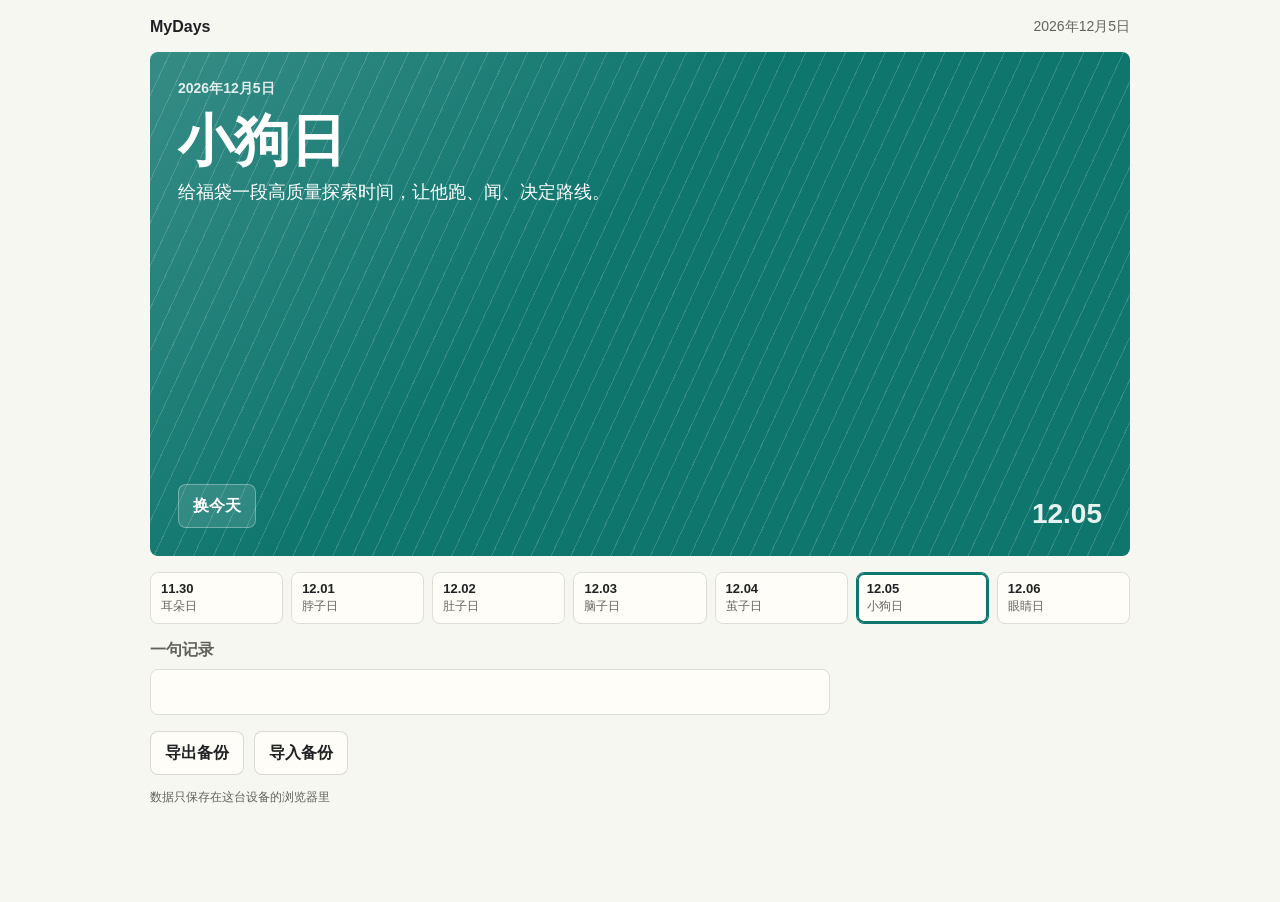
<file: index.html>
<!doctype html>
<html lang="zh-CN">
  <head>
    <meta charset="utf-8" />
    <meta name="viewport" content="width=device-width, initial-scale=1" />
    <title>MyDays</title>
    <link rel="stylesheet" href="styles.css" />
    <link rel="manifest" href="manifest.webmanifest" />
    <link rel="icon" href="assets/icon.svg" type="image/svg+xml" />
  </head>
  <body>
    <div id="app"></div>
    <script type="module" src="src/app.js"></script>
    <script>
      navigator.serviceWorker?.register("sw.js");
    </script>
  </body>
</html>
</file>
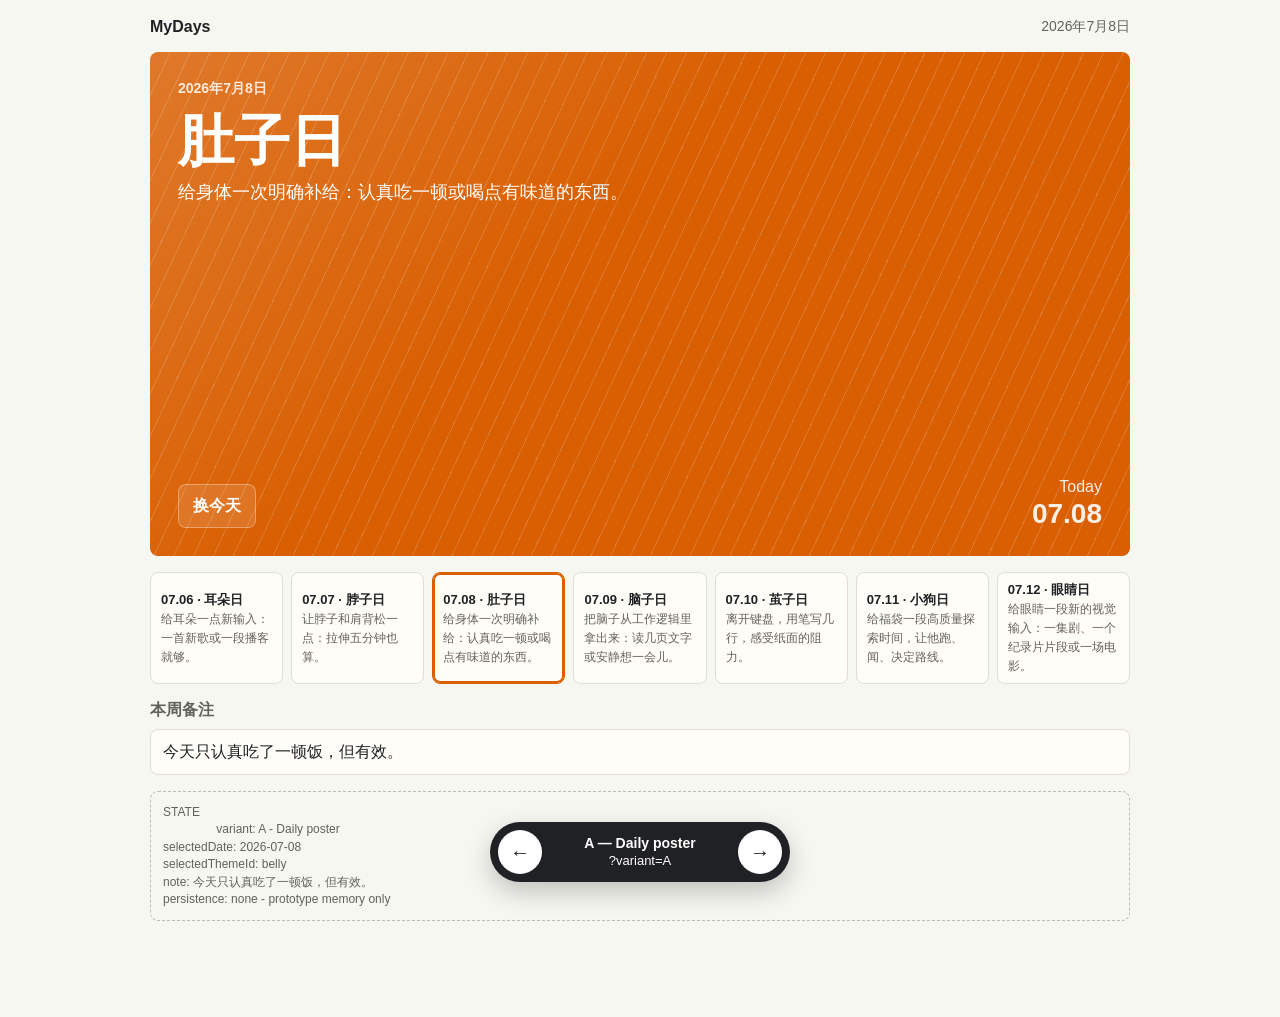
<file: prototype/index.html>
<!doctype html>
<html lang="zh-CN">
  <head>
    <meta charset="utf-8" />
    <meta name="viewport" content="width=device-width, initial-scale=1" />
    <title>MyDays Prototype</title>
    <style>
      /*
        PROTOTYPE - throwaway UI sketch.
        Question: three radically different MyDays first-screen directions,
        switchable via ?variant= on this prototype route.
      */
      :root {
        --shell-bg: #f7f7f2;
        --ink: #202124;
        --muted: #62625d;
        --line: #deded6;
        --ear: #1d5fd1;
        --neck: #15803d;
        --belly: #d95f02;
        --brain: #4f46e5;
        --callus: #3f3f46;
        --dog: #0f766e;
        --eye: #be185d;
        --today: var(--belly);
        --font: "Avenir Next", "PingFang SC", "Microsoft YaHei", sans-serif;
      }

      * {
        box-sizing: border-box;
      }

      body {
        margin: 0;
        background: var(--shell-bg);
        color: var(--ink);
        font-family: var(--font);
      }

      button,
      input {
        font: inherit;
      }

      button {
        cursor: pointer;
      }

      .app {
        min-height: 100vh;
        padding: 18px 16px 96px;
      }

      .topbar {
        display: flex;
        justify-content: space-between;
        align-items: center;
        max-width: 980px;
        margin: 0 auto 16px;
        color: var(--muted);
      }

      .brand {
        color: var(--ink);
        font-weight: 800;
        letter-spacing: 0;
      }

      .date {
        font-size: 14px;
      }

      .btn {
        border: 1px solid rgba(32, 33, 36, 0.16);
        border-radius: 8px;
        background: #fffdf7;
        color: var(--ink);
        min-height: 44px;
        padding: 0 14px;
        font-weight: 700;
      }

      .btn-dark {
        border-color: rgba(255, 255, 255, 0.32);
        background: rgba(255, 255, 255, 0.12);
        color: #fff;
      }

      .week {
        display: grid;
        gap: 8px;
      }

      .chip {
        border: 1px solid var(--line);
        border-radius: 8px;
        background: #fffdf7;
        color: var(--ink);
        min-height: 48px;
        padding: 8px 10px;
        text-align: left;
      }

      .chip strong {
        display: block;
        font-size: 13px;
      }

      .chip span {
        color: var(--muted);
        font-size: 12px;
      }

      .chip.active {
        border-color: var(--today);
        box-shadow: inset 0 0 0 2px var(--today);
      }

      .note {
        display: grid;
        gap: 8px;
      }

      .note label {
        color: var(--muted);
        font-weight: 700;
      }

      .note input {
        border: 1px solid var(--line);
        border-radius: 8px;
        background: #fffdf7;
        min-height: 46px;
        padding: 0 12px;
        color: var(--ink);
      }

      .state-panel {
        border: 1px dashed rgba(32, 33, 36, 0.28);
        border-radius: 8px;
        padding: 12px;
        color: var(--muted);
        font-size: 12px;
        line-height: 1.45;
        white-space: pre-wrap;
      }

      .variant {
        max-width: 980px;
        margin: 0 auto;
      }

      /* Variant A: poster-like daily surface. */
      .variant-a {
        display: grid;
        gap: 16px;
      }

      .a-today {
        min-height: 56vh;
        border-radius: 8px;
        background:
          linear-gradient(135deg, rgba(255, 255, 255, 0.16), rgba(255, 255, 255, 0) 42%),
          repeating-linear-gradient(
            115deg,
            rgba(255, 255, 255, 0.16) 0,
            rgba(255, 255, 255, 0.16) 1px,
            transparent 1px,
            transparent 18px
          ),
          var(--today);
        color: #fff;
        padding: 28px;
        display: grid;
        align-content: space-between;
        position: relative;
        overflow: hidden;
      }

      .a-today > * {
        position: relative;
        z-index: 1;
      }

      .a-kicker {
        font-size: 14px;
        opacity: 0.86;
        font-weight: 700;
      }

      .a-title {
        margin: 16px 0 12px;
        font-size: 56px;
        line-height: 0.95;
        letter-spacing: 0;
      }

      .a-copy {
        margin: 0;
        max-width: 560px;
        font-size: 18px;
        line-height: 1.5;
      }

      .a-bottom {
        display: flex;
        justify-content: space-between;
        gap: 12px;
        align-items: end;
      }

      .a-date-mark {
        display: grid;
        gap: 4px;
        justify-items: end;
        opacity: 0.9;
      }

      .a-date-mark strong {
        font-size: 28px;
        line-height: 1;
      }

      .a-week {
        grid-template-columns: repeat(7, minmax(92px, 1fr));
        overflow-x: auto;
      }

      .a-note {
        max-width: 680px;
      }

      /* Variant B: operational compact surface. */
      .variant-b {
        display: grid;
        grid-template-columns: 170px 1fr;
        gap: 14px;
      }

      .b-rail {
        border-right: 1px solid var(--line);
        padding-right: 12px;
        display: grid;
        gap: 8px;
        align-content: start;
      }

      .b-main {
        display: grid;
        gap: 14px;
      }

      .b-today {
        border-left: 8px solid var(--today);
        background: #fffdf7;
        border-radius: 8px;
        padding: 24px;
      }

      .b-title {
        margin: 0;
        font-size: 44px;
        line-height: 1;
      }

      .b-copy {
        margin: 14px 0 20px;
        max-width: 640px;
        color: var(--muted);
        font-size: 17px;
        line-height: 1.55;
      }

      .b-grid {
        display: grid;
        grid-template-columns: 1fr 1fr;
        gap: 14px;
      }

      .b-panel {
        background: #fffdf7;
        border: 1px solid var(--line);
        border-radius: 8px;
        padding: 16px;
      }

      /* Variant C: timeline-first week rhythm. */
      .variant-c {
        display: grid;
        gap: 18px;
      }

      .c-hero {
        display: grid;
        grid-template-columns: minmax(0, 1fr) 220px;
        gap: 16px;
        align-items: stretch;
      }

      .c-title-block {
        background: #fffdf7;
        border: 1px solid var(--line);
        border-radius: 8px;
        padding: 24px;
      }

      .c-title {
        margin: 0;
        color: var(--today);
        font-size: 48px;
        line-height: 1;
      }

      .c-copy {
        margin: 16px 0 0;
        color: var(--muted);
        font-size: 18px;
        line-height: 1.5;
      }

      .c-action {
        background: var(--today);
        color: #fff;
        border-radius: 8px;
        padding: 20px;
        display: grid;
        align-content: space-between;
      }

      .c-timeline {
        display: grid;
        gap: 10px;
      }

      .c-row {
        display: grid;
        grid-template-columns: 54px 10px 1fr;
        gap: 12px;
        align-items: center;
      }

      .c-dot {
        width: 10px;
        height: 10px;
        border-radius: 50%;
        background: var(--color);
      }

      .c-row-card {
        border: 1px solid var(--line);
        border-radius: 8px;
        background: #fffdf7;
        padding: 12px;
        display: flex;
        justify-content: space-between;
        gap: 16px;
      }

      .c-row.active .c-row-card {
        border-color: var(--today);
        box-shadow: inset 0 0 0 2px var(--today);
      }

      .c-lower {
        display: grid;
        grid-template-columns: minmax(0, 1fr) 280px;
        gap: 14px;
      }

      .switcher {
        position: fixed;
        left: 50%;
        bottom: 18px;
        transform: translateX(-50%);
        z-index: 20;
        background: #202124;
        color: #fff;
        border-radius: 999px;
        box-shadow: 0 10px 26px rgba(0, 0, 0, 0.22);
        padding: 8px;
        display: grid;
        grid-template-columns: 44px minmax(180px, 1fr) 44px;
        gap: 8px;
        align-items: center;
      }

      .switcher button {
        width: 44px;
        height: 44px;
        border-radius: 999px;
        border: 0;
        background: #fff;
        color: #202124;
        font-size: 20px;
        font-weight: 800;
      }

      .switcher-label {
        text-align: center;
        font-size: 13px;
        line-height: 1.25;
      }

      .switcher-label strong {
        display: block;
        font-size: 14px;
      }

      @media (max-width: 720px) {
        .app {
          padding: 14px 12px 96px;
        }

        .a-today {
          min-height: 52vh;
          padding: 22px;
        }

        .a-title,
        .b-title,
        .c-title {
          font-size: 42px;
        }

        .a-bottom,
        .b-grid,
        .c-hero,
        .c-lower,
        .variant-b {
          grid-template-columns: 1fr;
        }

        .b-rail {
          border-right: 0;
          border-bottom: 1px solid var(--line);
          padding-right: 0;
          padding-bottom: 10px;
          grid-template-columns: repeat(7, minmax(102px, 1fr));
          overflow-x: auto;
        }

        .a-week {
          grid-template-columns: repeat(7, minmax(106px, 1fr));
        }

        .switcher {
          width: calc(100% - 24px);
        }
      }
    </style>
  </head>
  <body>
    <div id="app" class="app"></div>
    <script>
      const variants = [
        ["A", "Daily poster"],
        ["B", "Compact console"],
        ["C", "Week timeline"],
      ];

      const days = [
        { dateLabel: "07.06", id: "ear", name: "耳朵日", color: "var(--ear)", reminder: "给耳朵一点新输入：一首新歌或一段播客就够。" },
        { dateLabel: "07.07", id: "neck", name: "脖子日", color: "var(--neck)", reminder: "让脖子和肩背松一点：拉伸五分钟也算。" },
        { dateLabel: "07.08", id: "belly", name: "肚子日", color: "var(--belly)", reminder: "给身体一次明确补给：认真吃一顿或喝点有味道的东西。" },
        { dateLabel: "07.09", id: "brain", name: "脑子日", color: "var(--brain)", reminder: "把脑子从工作逻辑里拿出来：读几页文字或安静想一会儿。" },
        { dateLabel: "07.10", id: "callus", name: "茧子日", color: "var(--callus)", reminder: "离开键盘，用笔写几行，感受纸面的阻力。" },
        { dateLabel: "07.11", id: "dog", name: "小狗日", color: "var(--dog)", reminder: "给福袋一段高质量探索时间，让他跑、闻、决定路线。" },
        { dateLabel: "07.12", id: "eye", name: "眼睛日", color: "var(--eye)", reminder: "给眼睛一段新的视觉输入：一集剧、一个纪录片片段或一场电影。" },
      ];

      const state = {
        selectedDate: "2026-07-08",
        displayDate: "2026年7月8日",
        selectedThemeId: "belly",
        note: "今天只认真吃了一顿饭，但有效。",
        persistence: "none - prototype memory only",
      };

      function currentVariant() {
        const param = new URLSearchParams(location.search).get("variant") || "A";
        return variants.some(([key]) => key === param) ? param : "A";
      }

      function selectedTheme() {
        return days.find((day) => day.id === state.selectedThemeId) || days[2];
      }

      function setTheme(id) {
        state.selectedThemeId = id;
        render();
      }

      function setVariant(key) {
        const url = new URL(location.href);
        url.searchParams.set("variant", key);
        history.replaceState(null, "", url);
        render();
      }

      function cycle(delta) {
        const current = currentVariant();
        const index = variants.findIndex(([key]) => key === current);
        const next = variants[(index + delta + variants.length) % variants.length][0];
        setVariant(next);
      }

      function topbar() {
        return `
          <header class="topbar">
            <div class="brand">MyDays</div>
            <div class="date">${state.displayDate}</div>
          </header>
        `;
      }

      function weekChip(day, compact = false) {
        const active = day.id === state.selectedThemeId ? " active" : "";
        return `
          <button class="chip${active}" style="--color:${day.color}" onclick="setTheme('${day.id}')">
            <strong>${compact ? day.dateLabel : `${day.dateLabel} · ${day.name}`}</strong>
            <span>${compact ? day.name : day.reminder}</span>
          </button>
        `;
      }

      function note() {
        return `
          <section class="note">
            <label for="note">本周备注</label>
            <input id="note" value="${state.note}" oninput="state.note=this.value; renderStateOnly()" />
          </section>
        `;
      }

      function statePanel(variant) {
        return `
          <section class="state-panel" id="state-panel">STATE
                variant: ${variant}
selectedDate: ${state.selectedDate}
selectedThemeId: ${state.selectedThemeId}
note: ${state.note}
persistence: ${state.persistence}</section>
        `;
      }

      function renderStateOnly() {
        const panel = document.getElementById("state-panel");
        if (panel) panel.textContent = `STATE
variant: ${currentVariant()}
selectedDate: ${state.selectedDate}
selectedThemeId: ${state.selectedThemeId}
note: ${state.note}
persistence: ${state.persistence}`;
      }

      function variantA() {
        const theme = selectedTheme();
        return `
          <main class="variant variant-a" style="--today:${theme.color}">
            <section class="a-today">
              <div>
                <div class="a-kicker">${state.displayDate}</div>
                <h1 class="a-title">${theme.name}</h1>
                <p class="a-copy">${theme.reminder}</p>
              </div>
              <div class="a-bottom">
                <button class="btn btn-dark" onclick="cycle(1)">换今天</button>
                <div class="a-date-mark">
                  <span>Today</span>
                  <strong>07.08</strong>
                </div>
              </div>
            </section>
            <section class="week a-week">${days.map((day) => weekChip(day)).join("")}</section>
            ${note()}
            ${statePanel("A - Daily poster")}
          </main>
        `;
      }

      function variantB() {
        const theme = selectedTheme();
        return `
          <main class="variant variant-b" style="--today:${theme.color}">
            <aside class="b-rail">${days.map((day) => weekChip(day, true)).join("")}</aside>
            <section class="b-main">
              <section class="b-today">
                <h1 class="b-title">${theme.name}</h1>
                <p class="b-copy">${theme.reminder}</p>
                <button class="btn" onclick="cycle(1)">换今天</button>
              </section>
              <section class="b-grid">
                <div class="b-panel">${note()}</div>
                <div class="b-panel">${statePanel("B - Compact console")}</div>
              </section>
            </section>
          </main>
        `;
      }

      function variantC() {
        const theme = selectedTheme();
        return `
          <main class="variant variant-c" style="--today:${theme.color}">
            <section class="c-hero">
              <div class="c-title-block">
                <h1 class="c-title">${theme.name}</h1>
                <p class="c-copy">${theme.reminder}</p>
              </div>
              <div class="c-action">
                <div>
                  <strong>Today</strong>
                  <p>${state.displayDate}</p>
                </div>
                <button class="btn btn-dark" onclick="cycle(1)">换今天</button>
              </div>
            </section>
            <section class="c-timeline">
              ${days.map((day) => `
                <button class="c-row ${day.id === state.selectedThemeId ? "active" : ""}" onclick="setTheme('${day.id}')">
                  <strong>${day.dateLabel}</strong>
                  <span class="c-dot" style="--color:${day.color}"></span>
                  <span class="c-row-card"><strong>${day.name}</strong><span>${day.reminder}</span></span>
                </button>
              `).join("")}
            </section>
            <section class="c-lower">
              ${note()}
              ${statePanel("C - Week timeline")}
            </section>
          </main>
        `;
      }

      function switcher() {
        const key = currentVariant();
        const label = variants.find(([variant]) => variant === key)?.[1] || "";
        return `
          <nav class="switcher" aria-label="Prototype variants">
            <button onclick="cycle(-1)" aria-label="Previous variant">←</button>
            <div class="switcher-label"><strong>${key} — ${label}</strong><span>?variant=${key}</span></div>
            <button onclick="cycle(1)" aria-label="Next variant">→</button>
          </nav>
        `;
      }

      function render() {
        const key = currentVariant();
        const view = key === "B" ? variantB() : key === "C" ? variantC() : variantA();
        document.getElementById("app").innerHTML = `${topbar()}${view}${switcher()}`;
      }

      window.setTheme = setTheme;
      window.setVariant = setVariant;
      window.cycle = cycle;
      window.state = state;
      window.renderStateOnly = renderStateOnly;

      window.addEventListener("keydown", (event) => {
        const tag = event.target?.tagName;
        if (tag === "INPUT" || tag === "TEXTAREA" || event.target?.isContentEditable) return;
        if (event.key === "ArrowLeft") cycle(-1);
        if (event.key === "ArrowRight") cycle(1);
      });

      window.addEventListener("popstate", render);
      render();
    </script>
  </body>
</html>
</file>
<file: styles.css>
/* ===================================================================
   MyDays — Variant A: poster-like daily surface
   =================================================================== */

:root {
  --shell-bg: #f7f7f2;
  --ink: #202124;
  --muted: #62625d;
  --line: #deded6;
  --ear: #1d5fd1;
  --neck: #15803d;
  --belly: #d95f02;
  --brain: #4f46e5;
  --callus: #3f3f46;
  --dog: #0f766e;
  --eye: #be185d;
  --font: "Avenir Next", "PingFang SC", "Microsoft YaHei", sans-serif;
}

* {
  box-sizing: border-box;
}

body {
  margin: 0;
  background: var(--shell-bg);
  color: var(--ink);
  font-family: var(--font);
}

button,
input {
  font: inherit;
}

button {
  cursor: pointer;
}

#app {
  min-height: 100vh;
  padding: 18px 16px 96px;
}

/* -------------------------------------------------------------------
   Top bar
   ------------------------------------------------------------------- */

.topbar {
  display: flex;
  justify-content: space-between;
  align-items: center;
  max-width: 980px;
  margin: 0 auto 16px;
  color: var(--muted);
}

.brand {
  color: var(--ink);
  font-weight: 800;
  letter-spacing: 0;
}

.date {
  font-size: 14px;
}

/* -------------------------------------------------------------------
   Buttons
   ------------------------------------------------------------------- */

.btn {
  border: 1px solid rgba(32, 33, 36, 0.16);
  border-radius: 8px;
  background: #fffdf7;
  color: var(--ink);
  min-height: 44px;
  padding: 0 14px;
  font-weight: 700;
}

.btn-dark {
  border-color: rgba(255, 255, 255, 0.32);
  background: rgba(255, 255, 255, 0.12);
  color: #fff;
}

/* -------------------------------------------------------------------
   Variant A layout
   ------------------------------------------------------------------- */

.variant-a {
  max-width: 980px;
  margin: 0 auto;
  display: grid;
  gap: 16px;
}

/* -- Today Surface (the poster card) -- */

.a-today {
  min-height: 56vh;
  border-radius: 8px;
  background:
    linear-gradient(135deg, rgba(255, 255, 255, 0.16), rgba(255, 255, 255, 0) 42%),
    repeating-linear-gradient(
      115deg,
      rgba(255, 255, 255, 0.16) 0,
      rgba(255, 255, 255, 0.16) 1px,
      transparent 1px,
      transparent 18px
    ),
    var(--today);
  color: #fff;
  padding: 28px;
  display: grid;
  align-content: space-between;
  position: relative;
  overflow: hidden;
}

.a-today > * {
  position: relative;
  z-index: 1;
}

.a-kicker {
  font-size: 14px;
  opacity: 0.86;
  font-weight: 700;
}

.a-title {
  margin: 16px 0 12px;
  font-size: 56px;
  line-height: 0.95;
  letter-spacing: 0;
}

.a-copy {
  margin: 0;
  max-width: 560px;
  font-size: 18px;
  line-height: 1.5;
}

.a-bottom {
  display: flex;
  justify-content: space-between;
  gap: 12px;
  align-items: end;
}

.a-date-mark {
  display: grid;
  gap: 4px;
  justify-items: end;
  opacity: 0.9;
}

.a-date-mark strong {
  font-size: 28px;
  line-height: 1;
}

/* -- Week strip -- */

.week {
  display: grid;
  gap: 8px;
}

.a-week {
  grid-template-columns: repeat(7, minmax(92px, 1fr));
  overflow-x: auto;
}

.chip {
  border: 1px solid var(--line);
  border-radius: 8px;
  background: #fffdf7;
  color: var(--ink);
  min-height: 48px;
  padding: 8px 10px;
  text-align: left;
  cursor: pointer;
}

.chip strong {
  display: block;
  font-size: 13px;
}

.chip span {
  color: var(--muted);
  font-size: 12px;
}

.chip.active {
  border-color: var(--today);
  box-shadow: inset 0 0 0 2px var(--today);
}

/* -- Theme picker -- */

.theme-picker {
  display: none;
  gap: 8px;
  flex-wrap: wrap;
}

.theme-picker--visible {
  display: flex;
}

.theme-btn {
  border: 2px solid transparent;
  border-radius: 8px;
  min-height: 44px;
  min-width: 44px;
  padding: 4px 14px;
  color: #fff;
  font-weight: 700;
  font-size: 14px;
  cursor: pointer;
}

.theme-btn:hover {
  filter: brightness(1.15);
}

.theme-btn:active {
  filter: brightness(0.85);
}

.theme-btn.active {
  outline: 3px solid rgba(32, 33, 36, 0.3);
  outline-offset: 2px;
}

/* -- Note input -- */

.note {
  display: grid;
  gap: 8px;
}

.a-note {
  max-width: 680px;
}

.note label {
  color: var(--muted);
  font-weight: 700;
}

.note input {
  border: 1px solid var(--line);
  border-radius: 8px;
  background: #fffdf7;
  min-height: 46px;
  padding: 0 12px;
  color: var(--ink);
}

.note input:focus {
  outline: none;
  border-color: var(--today);
  box-shadow: 0 0 0 2px rgba(0, 0, 0, 0.06);
}

/* -- Actions (export / import) -- */

.actions {
  display: flex;
  gap: 10px;
  flex-wrap: wrap;
  align-items: center;
}

.privacy-note {
  width: 100%;
  margin: 4px 0 0;
  color: var(--muted);
  font-size: 12px;
}

/* -------------------------------------------------------------------
   Responsive: mobile-first, adapts at ~720px
   ------------------------------------------------------------------- */

@media (max-width: 720px) {
  #app {
    padding: 14px 12px 96px;
  }

  .a-today {
    min-height: 52vh;
    padding: 22px;
  }

  .a-title {
    font-size: 42px;
  }

  .a-week {
    grid-template-columns: repeat(7, minmax(106px, 1fr));
  }

  .a-bottom {
    flex-direction: column;
    align-items: stretch;
    gap: 16px;
  }
}
</file>
